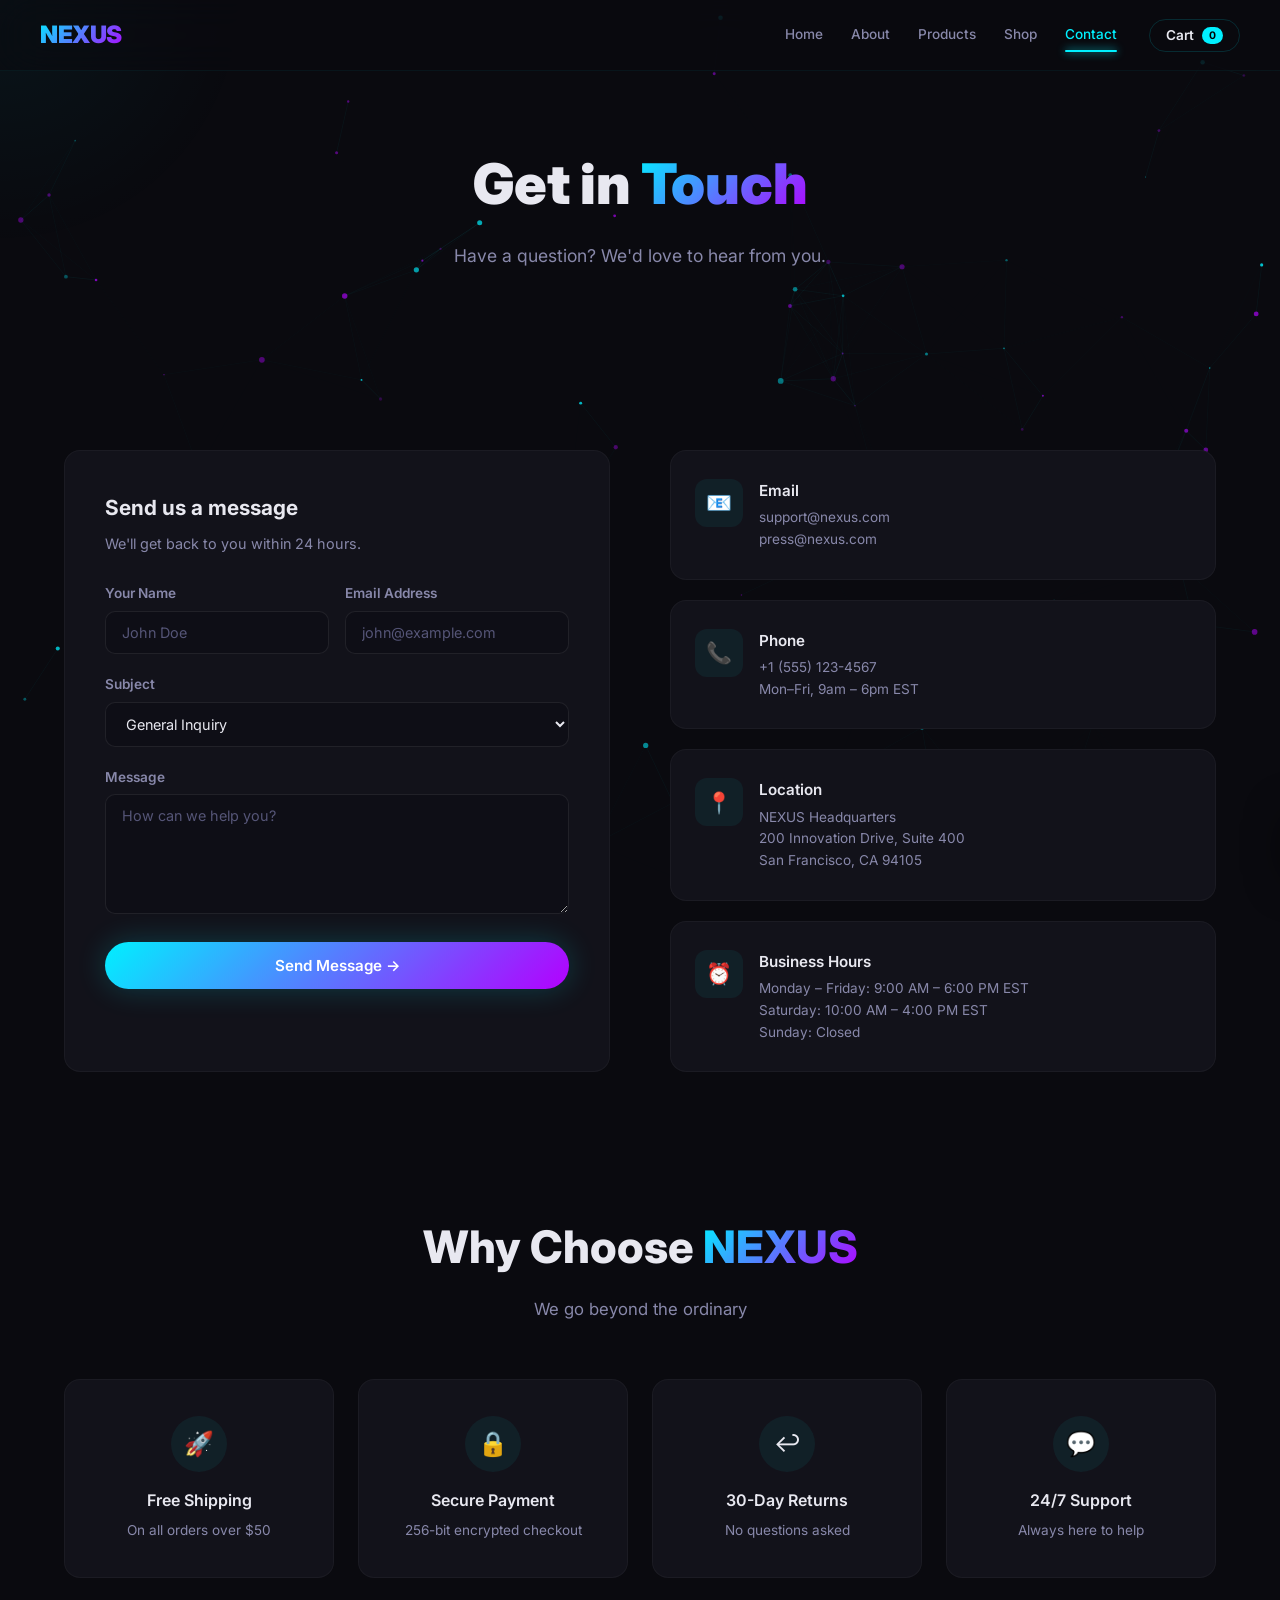
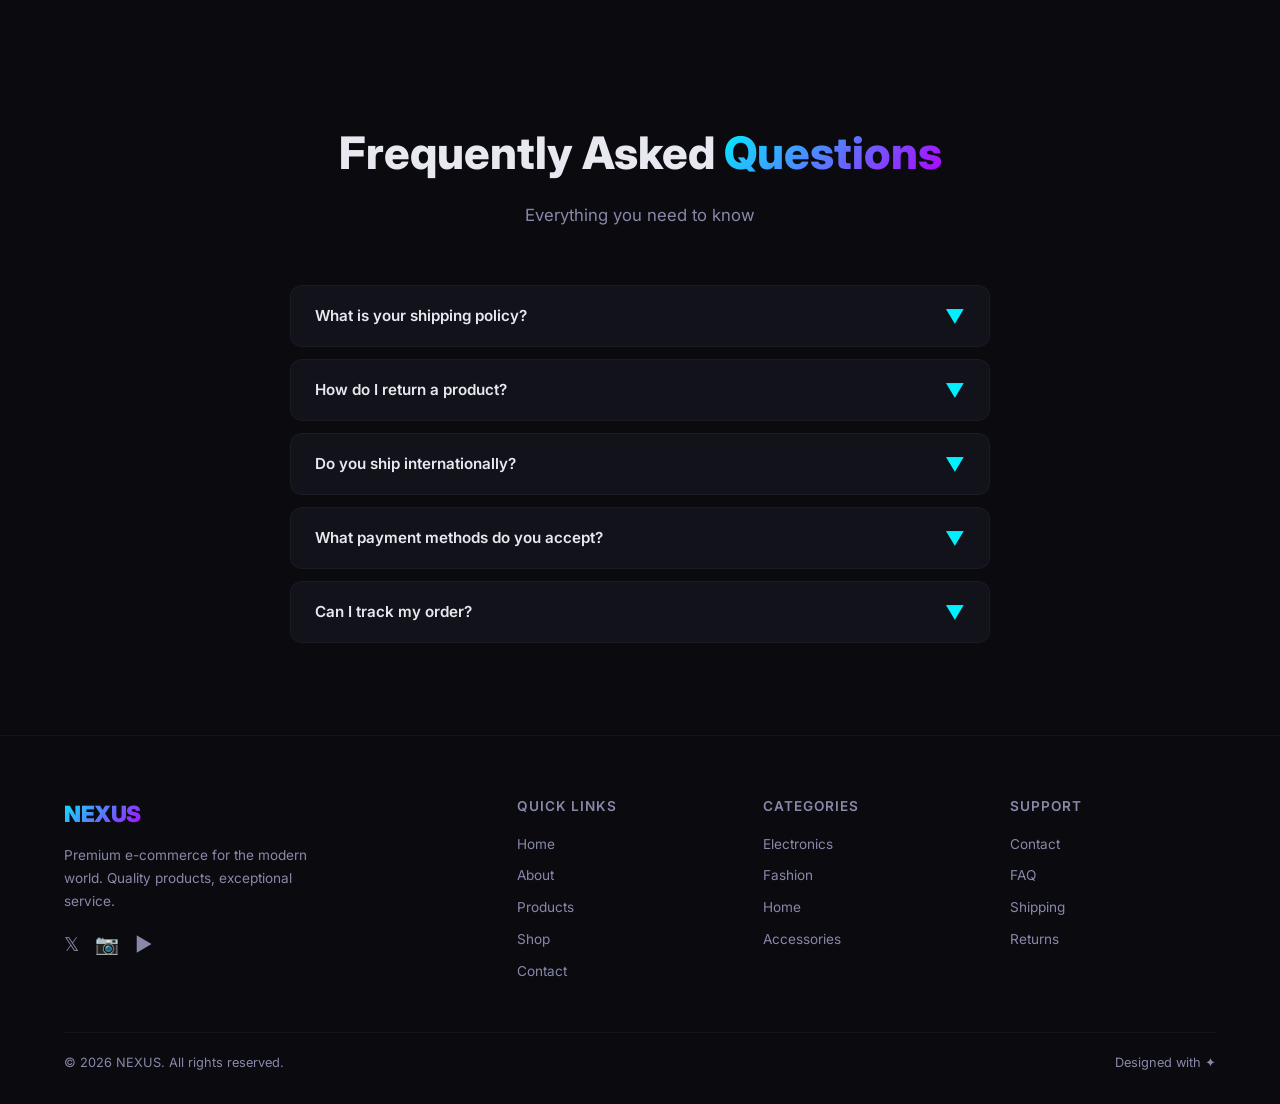
<file: contact.html>
<!DOCTYPE html>
<html lang="en">
<head>
  <meta charset="UTF-8" />
  <meta name="viewport" content="width=device-width, initial-scale=1.0" />
  <title>Contact — NEXUS</title>
  <meta name="description" content="Get in touch with NEXUS. Contact our support team, visit our FAQ, or send us a message." />
  <link rel="preconnect" href="https://fonts.googleapis.com" />
  <link rel="preconnect" href="https://fonts.gstatic.com" crossorigin />
  <link href="https://fonts.googleapis.com/css2?family=Inter:wght@300;400;500;600;700;800;900&display=swap" rel="stylesheet" />
  <link rel="stylesheet" href="css/style.css" />
  <style>
    .contact-page { padding: 120px 0 80px; }

    .contact-grid {
      display: grid;
      grid-template-columns: 1fr 1fr;
      gap: 60px;
    }

    /* Form */
    .contact-form {
      background: var(--surface);
      border: 1px solid rgba(255,255,255,0.04);
      border-radius: var(--radius);
      padding: 40px;
    }
    .contact-form h3 {
      font-size: 1.3rem;
      font-weight: 700;
      margin-bottom: 8px;
    }
    .contact-form > p {
      font-size: 0.9rem;
      color: var(--text-dim);
      margin-bottom: 28px;
    }
    .form-group {
      margin-bottom: 20px;
    }
    .form-group label {
      display: block;
      font-size: 0.85rem;
      font-weight: 600;
      margin-bottom: 6px;
      color: var(--text-dim);
    }
    .form-group input,
    .form-group textarea,
    .form-group select {
      width: 100%;
      padding: 12px 16px;
      border-radius: 10px;
      border: 1px solid rgba(255,255,255,0.08);
      background: var(--bg-alt);
      color: var(--text);
      font-size: 0.9rem;
      font-family: inherit;
      outline: none;
      transition: border-color var(--transition);
    }
    .form-group input:focus,
    .form-group textarea:focus,
    .form-group select:focus {
      border-color: var(--neon-cyan);
    }
    .form-group textarea {
      resize: vertical;
      min-height: 120px;
    }
    .form-group input::placeholder,
    .form-group textarea::placeholder {
      color: var(--text-muted);
    }
    .form-row {
      display: grid;
      grid-template-columns: 1fr 1fr;
      gap: 16px;
    }

    /* Info Cards */
    .contact-info {
      display: flex;
      flex-direction: column;
      gap: 20px;
    }
    .contact-card {
      background: var(--surface);
      border: 1px solid rgba(255,255,255,0.04);
      border-radius: var(--radius);
      padding: 28px 24px;
      display: flex;
      gap: 16px;
      align-items: flex-start;
      transition: all 0.4s;
    }
    .contact-card:hover {
      border-color: rgba(0,240,255,0.1);
      transform: translateY(-4px);
    }
    .contact-card .icon {
      width: 48px; height: 48px;
      border-radius: 12px;
      background: rgba(0,240,255,0.06);
      display: flex;
      align-items: center;
      justify-content: center;
      font-size: 1.3rem;
      flex-shrink: 0;
    }
    .contact-card h4 { font-size: 0.95rem; font-weight: 600; margin-bottom: 4px; }
    .contact-card p, .contact-card a {
      font-size: 0.85rem;
      color: var(--text-dim);
      line-height: 1.6;
    }
    .contact-card a {
      display: block;
      text-decoration: none;
      transition: color var(--transition);
    }
    .contact-card a:hover { color: var(--neon-cyan); }

    /* FAQ */
    .faq-section {
      padding: 80px 0;
    }
    .faq-list {
      max-width: 700px;
      margin: 0 auto;
    }
    .faq-item {
      background: var(--surface);
      border: 1px solid rgba(255,255,255,0.04);
      border-radius: 12px;
      margin-bottom: 12px;
      overflow: hidden;
      transition: border-color var(--transition);
    }
    .faq-item:hover {
      border-color: rgba(0,240,255,0.08);
    }
    .faq-question {
      width: 100%;
      padding: 18px 24px;
      background: none;
      border: none;
      color: var(--text);
      font-size: 0.95rem;
      font-weight: 600;
      font-family: inherit;
      cursor: pointer;
      display: flex;
      justify-content: space-between;
      align-items: center;
      text-align: left;
      gap: 16px;
    }
    .faq-question .arrow {
      font-size: 1.2rem;
      color: var(--neon-cyan);
      transition: transform 0.3s;
      flex-shrink: 0;
    }
    .faq-item.open .faq-question .arrow {
      transform: rotate(180deg);
    }
    .faq-answer {
      padding: 0 24px;
      max-height: 0;
      overflow: hidden;
      transition: all 0.3s ease;
    }
    .faq-item.open .faq-answer {
      max-height: 200px;
      padding: 0 24px 18px;
    }
    .faq-answer p {
      font-size: 0.9rem;
      color: var(--text-dim);
      line-height: 1.7;
    }

    /* Features on Contact */
    .features-mini {
      padding: 60px 0;
    }

    @media (max-width: 1024px) {
      .contact-grid { grid-template-columns: 1fr; }
    }
    @media (max-width: 768px) {
      .contact-form { padding: 24px; }
      .form-row { grid-template-columns: 1fr; }
    }
  </style>
</head>
<body>

  <canvas id="particles"></canvas>
  <div id="cursor-glow"></div>

  <nav id="navbar">
    <a href="index.html" class="logo">NEXUS</a>
    <div class="nav-links" id="navLinks">
      <a href="index.html">Home</a>
      <a href="about.html">About</a>
      <a href="products.html">Products</a>
      <a href="shop.html">Shop</a>
      <a href="contact.html" class="active">Contact</a>
      <button class="cart-btn-nav" onclick="toggleCart()">
        Cart <span class="cart-count" id="cartCount">0</span>
      </button>
    </div>
    <button class="mobile-toggle" id="mobileToggle" onclick="toggleMobile()">
      <span></span><span></span><span></span>
    </button>
  </nav>

  <div class="cart-overlay" id="cartOverlay" onclick="toggleCart()"></div>
  <div class="cart-panel" id="cartPanel">
    <div class="cart-header">
      <h2>Your Cart</h2>
      <button class="cart-close" onclick="toggleCart()">&times;</button>
    </div>
    <div class="cart-items" id="cartItems">
      <div class="cart-empty">
        <span class="empty-icon">🛒</span>
        <p>Your cart is empty</p>
      </div>
    </div>
    <div class="cart-footer" id="cartFooter" style="display:none;">
      <div class="cart-total">
        <span>Total</span>
        <span class="total-amount" id="cartTotal">$0.00</span>
      </div>
      <button class="checkout-btn" onclick="checkout()">Checkout →</button>
    </div>
  </div>

  <div class="toast" id="toast">
    <span class="toast-icon">✓</span>
    <span class="toast-message" id="toastMessage">Added to cart!</span>
  </div>

  <a href="#" class="back-to-top" aria-label="Back to top">↑</a>

  <!-- Header -->
  <section class="page-header">
    <div class="container">
      <h1>Get in <span>Touch</span></h1>
      <p>Have a question? We'd love to hear from you.</p>
    </div>
  </section>

  <!-- Contact -->
  <section class="contact-page">
    <div class="container">
      <div class="contact-grid">
        <!-- Form -->
        <div class="contact-form reveal">
          <h3>Send us a message</h3>
          <p>We'll get back to you within 24 hours.</p>
          <form onsubmit="event.preventDefault(); showToast('Message sent! We\'ll be in touch soon.'); this.reset();">
            <div class="form-row">
              <div class="form-group">
                <label for="name">Your Name</label>
                <input type="text" id="name" placeholder="John Doe" required />
              </div>
              <div class="form-group">
                <label for="email">Email Address</label>
                <input type="email" id="email" placeholder="john@example.com" required />
              </div>
            </div>
            <div class="form-group">
              <label for="subject">Subject</label>
              <select id="subject">
                <option>General Inquiry</option>
                <option>Order Support</option>
                <option>Returns & Exchanges</option>
                <option>Wholesale</option>
                <option>Partnership</option>
                <option>Other</option>
              </select>
            </div>
            <div class="form-group">
              <label for="message">Message</label>
              <textarea id="message" placeholder="How can we help you?" required></textarea>
            </div>
            <button type="submit" class="btn btn-primary" style="width:100%; justify-content:center;">Send Message →</button>
          </form>
        </div>

        <!-- Info -->
        <div class="contact-info reveal">
          <div class="contact-card">
            <div class="icon">📧</div>
            <div>
              <h4>Email</h4>
              <a href="mailto:support@nexus.com">support@nexus.com</a>
              <a href="mailto:press@nexus.com">press@nexus.com</a>
            </div>
          </div>
          <div class="contact-card">
            <div class="icon">📞</div>
            <div>
              <h4>Phone</h4>
              <p>+1 (555) 123-4567</p>
              <p>Mon–Fri, 9am – 6pm EST</p>
            </div>
          </div>
          <div class="contact-card">
            <div class="icon">📍</div>
            <div>
              <h4>Location</h4>
              <p>NEXUS Headquarters<br />200 Innovation Drive, Suite 400<br />San Francisco, CA 94105</p>
            </div>
          </div>
          <div class="contact-card">
            <div class="icon">⏰</div>
            <div>
              <h4>Business Hours</h4>
              <p>Monday – Friday: 9:00 AM – 6:00 PM EST</p>
              <p>Saturday: 10:00 AM – 4:00 PM EST</p>
              <p>Sunday: Closed</p>
            </div>
          </div>
        </div>
      </div>
    </div>
  </section>

  <!-- Features -->
  <section class="features-mini">
    <div class="container">
      <div class="section-header reveal">
        <h2>Why Choose <span class="highlight">NEXUS</span></h2>
        <p>We go beyond the ordinary</p>
      </div>
      <div class="features-grid">
        <div class="feature-card reveal">
          <div class="feature-icon">🚀</div>
          <h3>Free Shipping</h3>
          <p>On all orders over $50</p>
        </div>
        <div class="feature-card reveal">
          <div class="feature-icon">🔒</div>
          <h3>Secure Payment</h3>
          <p>256-bit encrypted checkout</p>
        </div>
        <div class="feature-card reveal">
          <div class="feature-icon">↩️</div>
          <h3>30-Day Returns</h3>
          <p>No questions asked</p>
        </div>
        <div class="feature-card reveal">
          <div class="feature-icon">💬</div>
          <h3>24/7 Support</h3>
          <p>Always here to help</p>
        </div>
      </div>
    </div>
  </section>

  <!-- FAQ -->
  <section class="faq-section">
    <div class="container">
      <div class="section-header reveal">
        <h2>Frequently Asked <span class="highlight">Questions</span></h2>
        <p>Everything you need to know</p>
      </div>
      <div class="faq-list">
        <div class="faq-item reveal">
          <button class="faq-question" onclick="toggleFAQ(this)">
            What is your shipping policy?
            <span class="arrow">▼</span>
          </button>
          <div class="faq-answer">
            <p>We offer free standard shipping on all orders over $50. Express shipping is available for an additional fee. Orders are processed within 1-2 business days and typically arrive within 3-7 business days domestically.</p>
          </div>
        </div>
        <div class="faq-item reveal">
          <button class="faq-question" onclick="toggleFAQ(this)">
            How do I return a product?
            <span class="arrow">▼</span>
          </button>
          <div class="faq-answer">
            <p>You have 30 days from delivery to return any item in its original condition. Simply initiate a return through your account or contact our support team. We'll provide a prepaid shipping label.</p>
          </div>
        </div>
        <div class="faq-item reveal">
          <button class="faq-question" onclick="toggleFAQ(this)">
            Do you ship internationally?
            <span class="arrow">▼</span>
          </button>
          <div class="faq-answer">
            <p>Yes! We ship to over 50 countries worldwide. International delivery typically takes 7-14 business days. Duties and taxes may apply depending on your location.</p>
          </div>
        </div>
        <div class="faq-item reveal">
          <button class="faq-question" onclick="toggleFAQ(this)">
            What payment methods do you accept?
            <span class="arrow">▼</span>
          </button>
          <div class="faq-answer">
            <p>We accept Visa, Mastercard, American Express, PayPal, Apple Pay, and Google Pay. All transactions are encrypted and secure.</p>
          </div>
        </div>
        <div class="faq-item reveal">
          <button class="faq-question" onclick="toggleFAQ(this)">
            Can I track my order?
            <span class="arrow">▼</span>
          </button>
          <div class="faq-answer">
            <p>Absolutely. Once your order ships, you'll receive a tracking number via email. You can also track your order anytime through your account dashboard.</p>
          </div>
        </div>
      </div>
    </div>
  </section>

  <!-- Footer -->
  <footer>
    <div class="container">
      <div class="footer-grid">
        <div class="footer-brand">
          <div class="logo">NEXUS</div>
          <p>Premium e-commerce for the modern world. Quality products, exceptional service.</p>
          <div class="footer-social">
            <a href="#" aria-label="Twitter">𝕏</a>
            <a href="#" aria-label="Instagram">📷</a>
            <a href="#" aria-label="YouTube">▶</a>
          </div>
        </div>
        <div class="footer-col">
          <h4>Quick Links</h4>
          <a href="index.html">Home</a>
          <a href="about.html">About</a>
          <a href="products.html">Products</a>
          <a href="shop.html">Shop</a>
          <a href="contact.html">Contact</a>
        </div>
        <div class="footer-col">
          <h4>Categories</h4>
          <a href="products.html?cat=electronics">Electronics</a>
          <a href="products.html?cat=fashion">Fashion</a>
          <a href="products.html?cat=home">Home</a>
          <a href="products.html?cat=accessories">Accessories</a>
        </div>
        <div class="footer-col">
          <h4>Support</h4>
          <a href="contact.html">Contact</a>
          <a href="#">FAQ</a>
          <a href="#">Shipping</a>
          <a href="#">Returns</a>
        </div>
      </div>
      <div class="footer-bottom">
        <span>&copy; 2026 NEXUS. All rights reserved.</span>
        <span>Designed with ✦</span>
      </div>
    </div>
  </footer>

  <script src="js/main.js"></script>
  <script>
    function toggleFAQ(btn) {
      const item = btn.parentElement;
      item.classList.toggle('open');
    }
  </script>
</body>
</html>
</file>
<file: css/style.css>
/* ═══════════════════════════════════════════════
   NEXUS — Premium E-Commerce  |  Shared Styles
   ═══════════════════════════════════════════════ */

/* ─── Reset & Variables ─── */
*, *::before, *::after {
  margin: 0; padding: 0; box-sizing: border-box;
}

:root {
  --bg: #0a0a0f;
  --bg-alt: #0e0e16;
  --surface: #12121a;
  --surface2: #1a1a2e;
  --surface3: #22223a;
  --neon-cyan: #00f0ff;
  --neon-purple: #b300ff;
  --neon-pink: #ff00aa;
  --neon-green: #00ff88;
  --text: #e8e8f0;
  --text-dim: #8888aa;
  --text-muted: #555577;
  --radius: 16px;
  --radius-sm: 10px;
  --transition: 0.3s;
  --font: 'Inter', -apple-system, BlinkMacSystemFont, sans-serif;
}

html { scroll-behavior: smooth; }

body {
  font-family: var(--font);
  background: var(--bg);
  color: var(--text);
  overflow-x: hidden;
  line-height: 1.6;
  min-height: 100vh;
}

/* ─── Scrollbar ─── */
::-webkit-scrollbar { width: 6px; }
::-webkit-scrollbar-track { background: var(--bg); }
::-webkit-scrollbar-thumb { background: var(--neon-cyan); border-radius: 3px; }
::-webkit-scrollbar-thumb:hover { background: #00ccdd; }

/* ─── Particles Canvas ─── */
#particles {
  position: fixed;
  top: 0; left: 0;
  width: 100%; height: 100%;
  z-index: 0;
  pointer-events: none;
}

/* ─── Cursor Glow ─── */
#cursor-glow {
  position: fixed;
  width: 500px; height: 500px;
  border-radius: 50%;
  background: radial-gradient(circle, rgba(0,240,255,0.05) 0%, transparent 70%);
  pointer-events: none;
  z-index: 1;
  transform: translate(-50%, -50%);
  transition: left 0.08s linear, top 0.08s linear;
}

/* ─── Navigation ─── */
nav {
  position: fixed;
  top: 0; left: 0; right: 0;
  z-index: 100;
  padding: 16px 40px;
  display: flex;
  justify-content: space-between;
  align-items: center;
  background: rgba(10,10,15,0.55);
  backdrop-filter: blur(24px);
  -webkit-backdrop-filter: blur(24px);
  border-bottom: 1px solid rgba(0,240,255,0.05);
  transition: all 0.4s;
}
nav.scrolled {
  background: rgba(10,10,15,0.92);
  box-shadow: 0 4px 40px rgba(0,0,0,0.6);
}

.logo {
  font-size: 1.5rem;
  font-weight: 900;
  letter-spacing: -0.5px;
  background: linear-gradient(135deg, var(--neon-cyan), var(--neon-purple));
  -webkit-background-clip: text;
  -webkit-text-fill-color: transparent;
  background-clip: text;
  cursor: pointer;
  text-decoration: none;
}

.nav-links {
  display: flex;
  gap: 28px;
  align-items: center;
}

.nav-links a {
  color: var(--text-dim);
  text-decoration: none;
  font-size: 0.85rem;
  font-weight: 500;
  transition: color var(--transition);
  position: relative;
  padding: 4px 0;
}

.nav-links a::after {
  content: '';
  position: absolute;
  bottom: -2px; left: 50%;
  width: 0; height: 2px;
  background: var(--neon-cyan);
  box-shadow: 0 0 8px var(--neon-cyan);
  transition: all var(--transition);
  transform: translateX(-50%);
  border-radius: 2px;
}

.nav-links a:hover,
.nav-links a.active {
  color: var(--neon-cyan);
}

.nav-links a:hover::after,
.nav-links a.active::after {
  width: 100%;
}

.cart-btn-nav {
  background: none;
  border: 1px solid rgba(0,240,255,0.15);
  color: var(--text);
  padding: 7px 16px;
  border-radius: 50px;
  cursor: pointer;
  font-size: 0.85rem;
  font-weight: 600;
  display: flex;
  align-items: center;
  gap: 8px;
  transition: all var(--transition);
  font-family: inherit;
  margin-left: 4px;
}

.cart-btn-nav:hover {
  border-color: var(--neon-cyan);
  box-shadow: 0 0 20px rgba(0,240,255,0.15);
  color: var(--neon-cyan);
}

.cart-count {
  background: var(--neon-cyan);
  color: #000;
  font-size: 0.65rem;
  padding: 2px 7px;
  border-radius: 50px;
  font-weight: 700;
}

.mobile-toggle {
  display: none;
  flex-direction: column;
  gap: 5px;
  background: none;
  border: none;
  cursor: pointer;
  padding: 4px;
  z-index: 101;
}

.mobile-toggle span {
  width: 26px; height: 2px;
  background: var(--text);
  transition: all var(--transition);
  border-radius: 2px;
}

/* ─── Container & Sections ─── */
.container {
  max-width: 1200px;
  margin: 0 auto;
  padding: 0 24px;
  position: relative;
  z-index: 2;
}

section {
  position: relative;
  z-index: 2;
}

.page-header {
  padding: 140px 0 60px;
  text-align: center;
}

.page-header h1 {
  font-size: clamp(2rem, 5vw, 3.5rem);
  font-weight: 900;
  margin-bottom: 12px;
}

.page-header h1 span {
  background: linear-gradient(135deg, var(--neon-cyan), var(--neon-purple));
  -webkit-background-clip: text;
  -webkit-text-fill-color: transparent;
  background-clip: text;
}

.page-header p {
  color: var(--text-dim);
  font-size: 1.1rem;
  max-width: 500px;
  margin: 0 auto;
}

/* ─── Section Header ─── */
.section-header {
  text-align: center;
  margin-bottom: 56px;
}

.section-header h2 {
  font-size: clamp(1.8rem, 4vw, 2.8rem);
  font-weight: 800;
  margin-bottom: 12px;
}

.section-header h2 .highlight {
  background: linear-gradient(135deg, var(--neon-cyan), var(--neon-purple));
  -webkit-background-clip: text;
  -webkit-text-fill-color: transparent;
  background-clip: text;
}

.section-header p {
  color: var(--text-dim);
  font-size: 1.05rem;
}

/* ─── Buttons ─── */
.btn {
  padding: 14px 36px;
  border-radius: 50px;
  font-weight: 600;
  font-size: 0.95rem;
  cursor: pointer;
  transition: all var(--transition);
  text-decoration: none;
  display: inline-flex;
  align-items: center;
  gap: 10px;
  border: none;
  font-family: inherit;
}

.btn-primary {
  background: linear-gradient(135deg, var(--neon-cyan), var(--neon-purple));
  color: #fff;
  box-shadow: 0 0 30px rgba(0,240,255,0.2);
}

.btn-primary:hover {
  transform: translateY(-2px);
  box-shadow: 0 0 50px rgba(0,240,255,0.35);
}

.btn-outline {
  background: transparent;
  border: 1px solid rgba(255,255,255,0.12);
  color: var(--text);
}

.btn-outline:hover {
  border-color: var(--neon-cyan);
  box-shadow: 0 0 20px rgba(0,240,255,0.15);
  color: var(--neon-cyan);
}

.btn-sm {
  padding: 10px 22px;
  font-size: 0.85rem;
}

/* ─── Section Padding ─── */
.section-padding {
  padding: 80px 0;
}

/* ─── Product Card ─── */
.product-grid {
  display: grid;
  grid-template-columns: repeat(auto-fill, minmax(270px, 1fr));
  gap: 24px;
}

.product-card {
  background: var(--surface);
  border-radius: var(--radius);
  border: 1px solid rgba(255,255,255,0.04);
  overflow: hidden;
  transition: all 0.5s;
  opacity: 0;
  transform: translateY(40px);
}

.product-card.visible {
  opacity: 1;
  transform: translateY(0);
}

.product-card:hover {
  border-color: rgba(0,240,255,0.15);
  transform: translateY(-8px);
  box-shadow: 0 16px 48px rgba(0,240,255,0.06);
}

.product-img {
  width: 100%;
  aspect-ratio: 1;
  background: var(--surface2);
  display: flex;
  align-items: center;
  justify-content: center;
  position: relative;
  overflow: hidden;
}

.product-img img {
  width: 100%;
  height: 100%;
  object-fit: cover;
  transition: transform 0.6s;
}

.product-card:hover .product-img img {
  transform: scale(1.08);
}

.product-img::after {
  content: '';
  position: absolute;
  inset: 0;
  background: linear-gradient(180deg, transparent 50%, rgba(10,10,15,0.7));
}

.product-img .badge {
  position: absolute;
  top: 14px; left: 14px;
  background: var(--neon-cyan);
  color: #000;
  padding: 4px 12px;
  border-radius: 50px;
  font-size: 0.7rem;
  font-weight: 700;
  z-index: 2;
  text-transform: uppercase;
  letter-spacing: 0.5px;
}

.product-body {
  padding: 20px;
}

.product-body h3 {
  font-size: 1.05rem;
  font-weight: 600;
  margin-bottom: 6px;
}

.product-body .desc {
  font-size: 0.85rem;
  color: var(--text-dim);
  margin-bottom: 12px;
  display: -webkit-box;
  -webkit-line-clamp: 2;
  -webkit-box-orient: vertical;
  overflow: hidden;
}

.product-footer {
  display: flex;
  justify-content: space-between;
  align-items: center;
}

.price {
  font-size: 1.3rem;
  font-weight: 800;
  color: var(--neon-cyan);
}

.price .old {
  font-size: 0.85rem;
  color: var(--text-dim);
  text-decoration: line-through;
  font-weight: 400;
  margin-left: 8px;
}

.add-to-cart {
  padding: 8px 16px;
  border-radius: 50px;
  border: 1px solid rgba(0,240,255,0.15);
  background: transparent;
  color: var(--neon-cyan);
  font-size: 0.85rem;
  font-weight: 600;
  cursor: pointer;
  transition: all var(--transition);
  display: inline-flex;
  align-items: center;
  justify-content: center;
  gap: 4px;
  flex-shrink: 0;
  font-family: inherit;
}

.add-to-cart:hover {
  background: var(--neon-cyan);
  color: #000;
  box-shadow: 0 0 30px rgba(0,240,255,0.3);
}

/* ─── Cart Panel ─── */
.cart-overlay {
  position: fixed;
  inset: 0;
  background: rgba(0,0,0,0.6);
  backdrop-filter: blur(8px);
  -webkit-backdrop-filter: blur(8px);
  z-index: 200;
  opacity: 0;
  pointer-events: none;
  transition: opacity 0.4s;
}

.cart-overlay.open { opacity: 1; pointer-events: all; }

.cart-panel {
  position: fixed;
  top: 0; right: 0;
  width: 420px; max-width: 100vw;
  height: 100vh;
  background: var(--surface);
  border-left: 1px solid rgba(0,240,255,0.08);
  z-index: 201;
  transform: translateX(100%);
  transition: transform 0.4s cubic-bezier(0.16, 1, 0.3, 1);
  display: flex;
  flex-direction: column;
}

.cart-panel.open { transform: translateX(0); }

.cart-header {
  display: flex;
  justify-content: space-between;
  align-items: center;
  padding: 24px;
  border-bottom: 1px solid rgba(255,255,255,0.04);
}

.cart-header h2 { font-size: 1.3rem; font-weight: 700; }

.cart-close {
  background: none;
  border: none;
  color: var(--text-dim);
  font-size: 1.5rem;
  cursor: pointer;
  transition: color var(--transition);
}

.cart-close:hover { color: var(--text); }

.cart-items {
  flex: 1;
  overflow-y: auto;
  padding: 16px 24px;
}

.cart-empty {
  text-align: center;
  padding: 60px 0;
  color: var(--text-dim);
}

.cart-empty .empty-icon { font-size: 3rem; margin-bottom: 12px; display: block; }

.cart-item {
  display: flex;
  gap: 14px;
  align-items: center;
  padding: 14px 0;
  border-bottom: 1px solid rgba(255,255,255,0.04);
}

.cart-item-img {
  width: 56px; height: 56px;
  border-radius: 10px;
  overflow: hidden;
  flex-shrink: 0;
  background: var(--surface2);
}

.cart-item-img img {
  width: 100%; height: 100%;
  object-fit: cover;
}

.cart-item-info { flex: 1; min-width: 0; }

.cart-item-info h4 {
  font-size: 0.9rem;
  font-weight: 600;
  white-space: nowrap;
  overflow: hidden;
  text-overflow: ellipsis;
}

.cart-item-info p { font-size: 0.85rem; color: var(--neon-cyan); font-weight: 700; margin-top: 2px; }

.cart-item-qty {
  display: flex;
  align-items: center;
  gap: 8px;
}

.cart-item-qty button {
  width: 28px; height: 28px;
  border-radius: 50%;
  border: 1px solid rgba(255,255,255,0.1);
  background: transparent;
  color: var(--text);
  cursor: pointer;
  font-size: 0.9rem;
  transition: all var(--transition);
  display: flex;
  align-items: center;
  justify-content: center;
}

.cart-item-qty button:hover {
  border-color: var(--neon-cyan);
  color: var(--neon-cyan);
}

.cart-item-qty span { font-weight: 600; min-width: 20px; text-align: center; }

.cart-item-remove {
  background: none;
  border: none;
  color: var(--text-dim);
  cursor: pointer;
  font-size: 1.1rem;
  transition: color var(--transition);
}

.cart-item-remove:hover { color: var(--neon-pink); }

.cart-footer {
  padding: 20px 24px;
  border-top: 1px solid rgba(255,255,255,0.04);
}

.cart-total {
  display: flex;
  justify-content: space-between;
  font-size: 1.1rem;
  font-weight: 700;
  margin-bottom: 16px;
}

.cart-total .total-amount { color: var(--neon-cyan); }

.checkout-btn {
  width: 100%;
  padding: 16px;
  border: none;
  border-radius: 12px;
  background: linear-gradient(135deg, var(--neon-cyan), var(--neon-purple));
  color: #fff;
  font-size: 1rem;
  font-weight: 700;
  cursor: pointer;
  transition: all var(--transition);
  font-family: inherit;
}

.checkout-btn:hover {
  box-shadow: 0 0 40px rgba(0,240,255,0.3);
  transform: translateY(-1px);
}

/* ─── Toast ─── */
.toast {
  position: fixed;
  bottom: 30px; right: 30px;
  z-index: 300;
  background: var(--surface);
  border: 1px solid rgba(0,240,255,0.15);
  border-radius: 12px;
  padding: 16px 24px;
  display: flex;
  align-items: center;
  gap: 12px;
  box-shadow: 0 8px 40px rgba(0,0,0,0.6);
  transform: translateX(120%);
  transition: transform 0.4s cubic-bezier(0.16, 1, 0.3, 1);
}

.toast.show { transform: translateX(0); }

.toast-icon {
  font-size: 1.3rem;
  width: 28px; height: 28px;
  background: var(--neon-green);
  color: #000;
  border-radius: 50%;
  display: flex;
  align-items: center;
  justify-content: center;
  flex-shrink: 0;
}

.toast-message { font-size: 0.9rem; font-weight: 500; }

/* ─── Feature Card ─── */
.features-grid {
  display: grid;
  grid-template-columns: repeat(auto-fit, minmax(230px, 1fr));
  gap: 24px;
}

.feature-card {
  background: var(--surface);
  border: 1px solid rgba(255,255,255,0.04);
  border-radius: var(--radius);
  padding: 36px 24px;
  text-align: center;
  transition: all 0.4s;
}

.feature-card:hover {
  border-color: rgba(0,240,255,0.15);
  transform: translateY(-4px);
}

.feature-icon {
  width: 56px; height: 56px;
  border-radius: 50%;
  background: rgba(0,240,255,0.06);
  display: flex;
  align-items: center;
  justify-content: center;
  margin: 0 auto 16px;
  font-size: 1.5rem;
}

.feature-card h3 { font-size: 1rem; font-weight: 600; margin-bottom: 6px; }
.feature-card p { font-size: 0.85rem; color: var(--text-dim); }

/* ─── Footer ─── */
footer {
  padding: 60px 0 30px;
  border-top: 1px solid rgba(255,255,255,0.04);
  position: relative;
  z-index: 2;
}

.footer-grid {
  display: grid;
  grid-template-columns: 2fr 1fr 1fr 1fr;
  gap: 40px;
  margin-bottom: 40px;
}

.footer-brand .logo { font-size: 1.4rem; margin-bottom: 12px; display: inline-block; }
.footer-brand p { color: var(--text-dim); font-size: 0.85rem; max-width: 280px; line-height: 1.7; }
.footer-col h4 { font-size: 0.85rem; font-weight: 600; text-transform: uppercase; letter-spacing: 1px; margin-bottom: 16px; color: var(--text-dim); }
.footer-col a {
  display: block;
  color: var(--text-dim);
  text-decoration: none;
  font-size: 0.85rem;
  margin-bottom: 10px;
  transition: color var(--transition);
}

.footer-col a:hover { color: var(--neon-cyan); }

.footer-bottom {
  padding-top: 20px;
  border-top: 1px solid rgba(255,255,255,0.04);
  display: flex;
  justify-content: space-between;
  align-items: center;
  font-size: 0.8rem;
  color: var(--text-dim);
}

.footer-social {
  display: flex;
  gap: 16px;
  margin-top: 16px;
}

.footer-social a {
  color: var(--text-dim);
  text-decoration: none;
  font-size: 1.2rem;
  transition: color var(--transition), text-shadow var(--transition);
}

.footer-social a:hover {
  color: var(--neon-cyan);
  text-shadow: 0 0 12px rgba(0,240,255,0.3);
}

/* ─── Animations ─── */
@keyframes fadeInUp {
  from { opacity: 0; transform: translateY(30px); }
  to { opacity: 1; transform: translateY(0); }
}

.reveal {
  opacity: 0;
  transform: translateY(40px);
  transition: all 0.7s ease;
}

.reveal.visible {
  opacity: 1;
  transform: translateY(0);
}

.neon-glow {
  text-shadow: 0 0 10px rgba(0,240,255,0.3), 0 0 40px rgba(0,240,255,0.1);
}

/* ─── Payment Modal ─── */
.payment-overlay {
  position: fixed;
  inset: 0;
  background: rgba(0,0,0,0.7);
  backdrop-filter: blur(12px);
  -webkit-backdrop-filter: blur(12px);
  z-index: 400;
  opacity: 0;
  pointer-events: none;
  transition: opacity 0.4s;
  display: flex;
  align-items: center;
  justify-content: center;
  padding: 20px;
}
.payment-overlay.open {
  opacity: 1;
  pointer-events: all;
}

.payment-modal {
  background: var(--surface);
  border: 1px solid rgba(0,240,255,0.08);
  border-radius: 20px;
  width: 100%;
  max-width: 520px;
  max-height: 90vh;
  overflow-y: auto;
  transform: translateY(40px) scale(0.95);
  transition: transform 0.4s cubic-bezier(0.16, 1, 0.3, 1);
}
.payment-overlay.open .payment-modal {
  transform: translateY(0) scale(1);
}

.payment-modal-header {
  display: flex;
  justify-content: space-between;
  align-items: center;
  padding: 24px 28px 16px;
  border-bottom: 1px solid rgba(255,255,255,0.04);
}
.payment-modal-header h2 {
  font-size: 1.2rem;
  font-weight: 700;
}
.payment-modal-header .pm-close {
  background: none;
  border: none;
  color: var(--text-dim);
  font-size: 1.4rem;
  cursor: pointer;
  transition: color var(--transition);
}
.payment-modal-header .pm-close:hover { color: var(--text); }

.payment-modal-body {
  padding: 24px 28px;
}

.pm-order-summary {
  background: var(--bg-alt);
  border-radius: 12px;
  padding: 16px 20px;
  margin-bottom: 24px;
}
.pm-order-summary .pm-row {
  display: flex;
  justify-content: space-between;
  font-size: 0.85rem;
  padding: 4px 0;
}
.pm-order-summary .pm-row .pm-label { color: var(--text-dim); }
.pm-order-summary .pm-row .pm-value { font-weight: 600; }
.pm-order-summary .pm-divider {
  height: 1px;
  background: rgba(255,255,255,0.06);
  margin: 8px 0;
}
.pm-order-summary .pm-total .pm-value {
  color: var(--neon-cyan);
  font-size: 1.1rem;
}

.pm-methods {
  display: grid;
  grid-template-columns: 1fr 1fr;
  gap: 10px;
  margin-bottom: 24px;
}
.pm-method {
  padding: 14px 12px;
  border-radius: 12px;
  border: 1px solid rgba(255,255,255,0.06);
  background: var(--bg-alt);
  text-align: center;
  cursor: pointer;
  transition: all var(--transition);
  font-family: inherit;
  font-size: 0.85rem;
  font-weight: 600;
  color: var(--text-dim);
}
.pm-method:hover {
  border-color: rgba(0,240,255,0.15);
  color: var(--text);
}
.pm-method.active {
  border-color: var(--neon-cyan);
  background: rgba(0,240,255,0.06);
  color: var(--neon-cyan);
  box-shadow: 0 0 20px rgba(0,240,255,0.05);
}
.pm-method .pm-method-icon {
  display: block;
  font-size: 1.5rem;
  margin-bottom: 6px;
}

.pm-fields {
  margin-bottom: 20px;
}
.pm-fields .pm-field-group {
  margin-bottom: 14px;
}
.pm-fields label {
  display: block;
  font-size: 0.8rem;
  font-weight: 600;
  color: var(--text-dim);
  margin-bottom: 5px;
}
.pm-fields input {
  width: 100%;
  padding: 11px 14px;
  border-radius: 10px;
  border: 1px solid rgba(255,255,255,0.08);
  background: var(--bg-alt);
  color: var(--text);
  font-size: 0.9rem;
  font-family: inherit;
  outline: none;
  transition: border-color var(--transition);
}
.pm-fields input:focus {
  border-color: var(--neon-cyan);
}
.pm-fields input::placeholder { color: var(--text-muted); }
.pm-fields .pm-row-fields {
  display: grid;
  grid-template-columns: 1fr 1fr;
  gap: 12px;
}

.pm-pay-btn {
  width: 100%;
  padding: 16px;
  border: none;
  border-radius: 12px;
  background: linear-gradient(135deg, var(--neon-cyan), var(--neon-purple));
  color: #fff;
  font-size: 1rem;
  font-weight: 700;
  cursor: pointer;
  transition: all var(--transition);
  font-family: inherit;
  display: flex;
  align-items: center;
  justify-content: center;
  gap: 10px;
}
.pm-pay-btn:hover {
  box-shadow: 0 0 40px rgba(0,240,255,0.3);
  transform: translateY(-1px);
}
.pm-pay-btn:disabled {
  opacity: 0.5;
  cursor: not-allowed;
  transform: none;
}
.pm-pay-btn.loading {
  pointer-events: none;
}

.pm-secure-badge {
  text-align: center;
  padding-top: 16px;
  font-size: 0.75rem;
  color: var(--text-muted);
  display: flex;
  align-items: center;
  justify-content: center;
  gap: 6px;
}

/* ─── Back to Top ─── */
.back-to-top {
  position: fixed;
  bottom: 30px; left: 30px;
  z-index: 50;
  width: 44px; height: 44px;
  border-radius: 50%;
  background: var(--surface);
  border: 1px solid rgba(0,240,255,0.15);
  color: var(--neon-cyan);
  font-size: 1.2rem;
  cursor: pointer;
  display: flex;
  align-items: center;
  justify-content: center;
  opacity: 0;
  pointer-events: none;
  transition: all 0.4s;
  transform: translateY(20px);
  text-decoration: none;
}

.back-to-top.visible {
  opacity: 1;
  pointer-events: all;
  transform: translateY(0);
}

.back-to-top:hover {
  background: var(--neon-cyan);
  color: #000;
  box-shadow: 0 0 20px rgba(0,240,255,0.3);
}

/* ─── Responsive ─── */
@media (max-width: 1024px) {
  .footer-grid { grid-template-columns: 1fr 1fr; }
}

@media (max-width: 768px) {
  nav { padding: 14px 20px; }

  .nav-links {
    position: fixed;
    top: 0; right: -100%;
    width: 280px; height: 100vh;
    background: var(--surface);
    border-left: 1px solid rgba(0,240,255,0.08);
    flex-direction: column;
    padding: 80px 30px 30px;
    gap: 20px;
    transition: right 0.4s cubic-bezier(0.16, 1, 0.3, 1);
    z-index: 99;
    align-items: flex-start;
  }

  .nav-links.open { right: 0; }
  .nav-links a::after { left: 0; transform: none; }

  .mobile-toggle { display: flex; }

  .mobile-toggle.active span:nth-child(1) {
    transform: rotate(45deg) translate(5px,5px);
  }
  .mobile-toggle.active span:nth-child(2) { opacity: 0; }
  .mobile-toggle.active span:nth-child(3) {
    transform: rotate(-45deg) translate(5px,-5px);
  }

  .product-grid { grid-template-columns: repeat(auto-fill, minmax(240px, 1fr)); }
  .footer-grid { grid-template-columns: 1fr; gap: 24px; }
  .footer-bottom { flex-direction: column; gap: 8px; text-align: center; }
  .cart-panel { width: 100vw; }
  .section-padding { padding: 60px 0; }
}

@media (max-width: 480px) {
  .product-grid { grid-template-columns: 1fr; }
}
</file>
